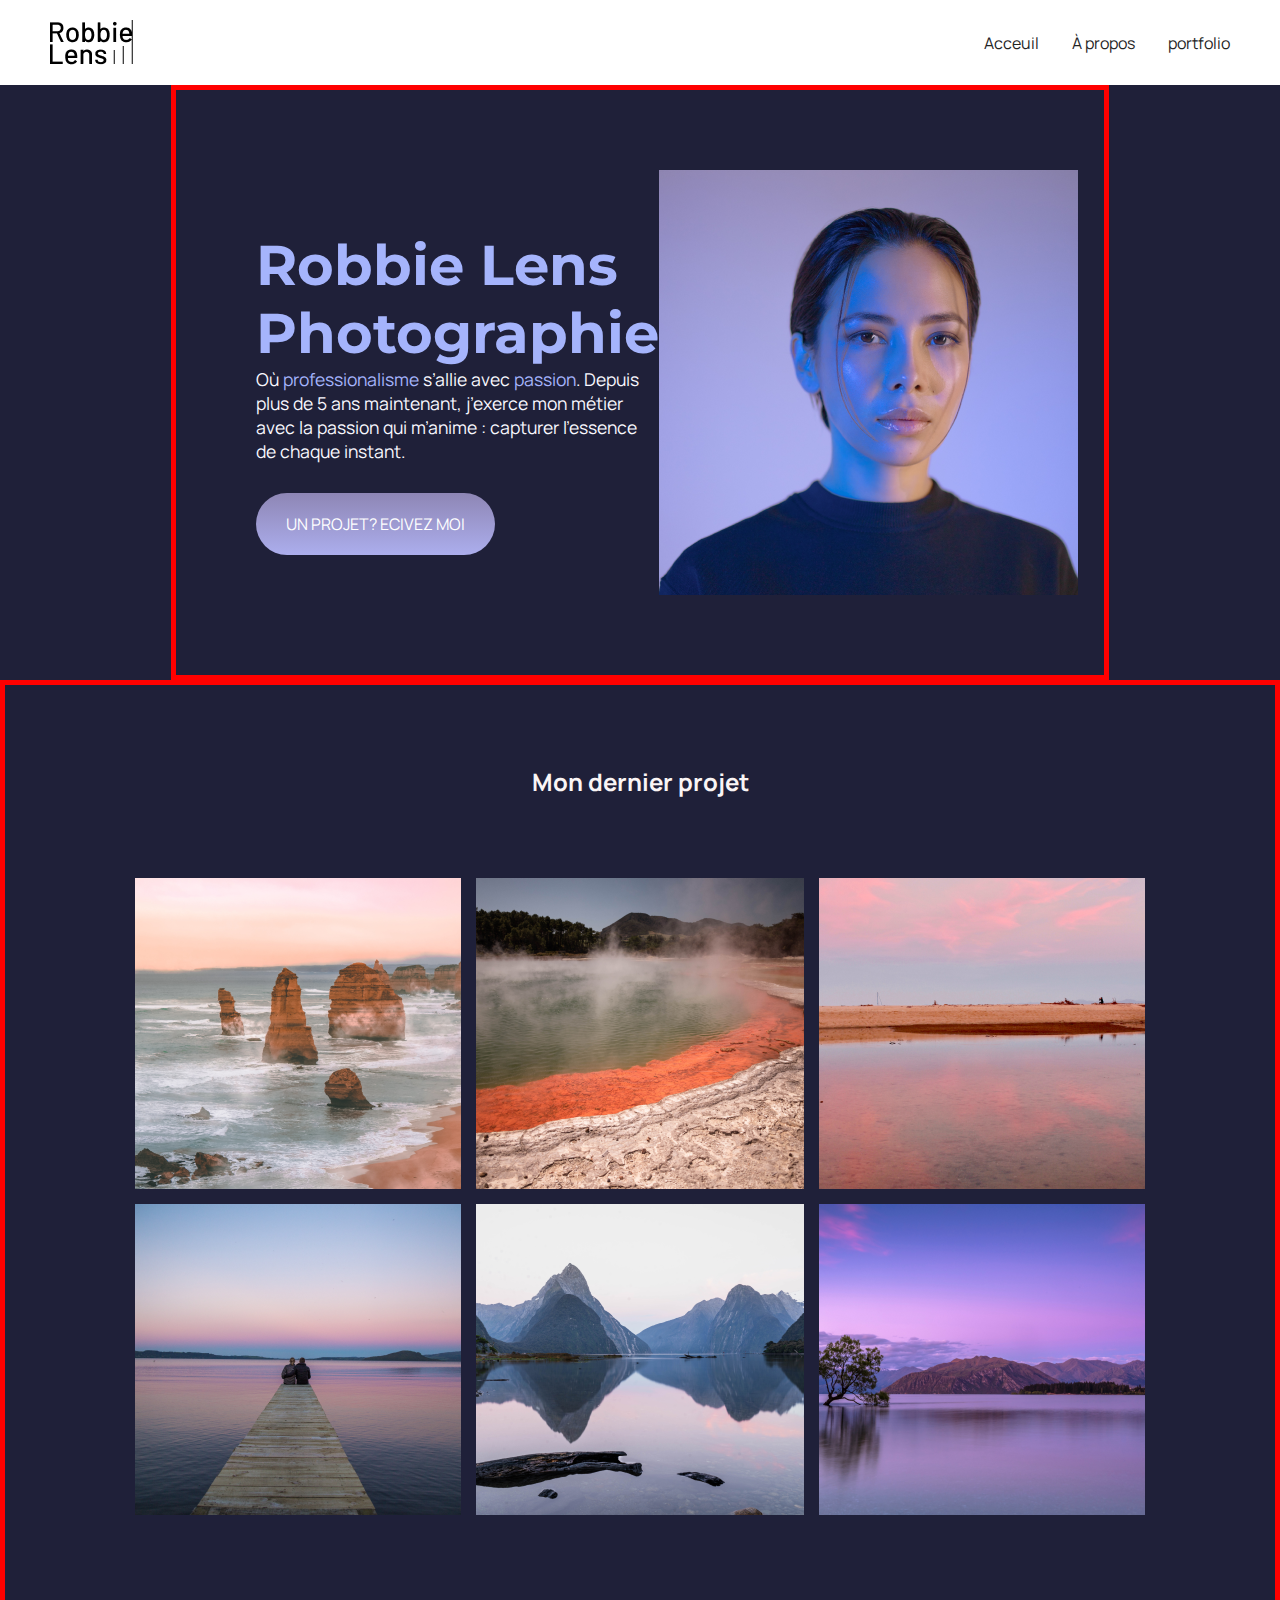
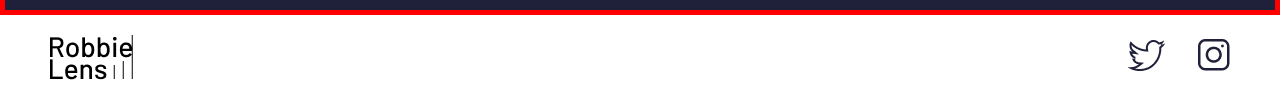
<file: index.html>
<!DOCTYPE html>
<html lang="en">
<head>
    <meta charset="UTF-8">
    <meta name="viewport" content="width=device-width, initial-scale=1.0">
    <title>Acceuil-Robbie Lens Photographie</title>
    <link href="style.css" rel="stylesheet"/>
    <link rel="preconnect" href="https://fonts.googleapis.com">
    <link rel="preconnect" href="https://fonts.gstatic.com" crossorigin>
    <link href="https://fonts.googleapis.com/css2?family=Manrope&family=Montserrat&display=swap" rel="stylesheet">
    <!--<link href="fonts/Manrope/Manrope-VariableFont_wght.ttf" rel="stylesheet"/>
        <link href="fonts/Montserrat/Montserrat-VariableFont_wght.ttf" rel="stylesheet"/>-->
</head>
<body>
      <header>
              <nav>
                   <img src="images/logo.png" alt="Robbie Lens logo" title=" Robbie"/>
                   <div>
                   <a href="a-propos.html">Acceuil</a>
                   <a href="index.html"> À propos</a>
                   <a href="Portfolio.html">portfolio</a>
                  </div>
              </nav>
      </header>
      <main>
              <section class="accueil-introduction">
                <div>
                <h1>Robbie Lens Photographie</h1>
                <p>Où <em>professionalisme</em> s’allie avec <em>passion</em>. Depuis plus de 5 ans maintenant, 
                   j’exerce mon métier avec la passion qui m’anime : capturer l’essence de chaque instant.</p>
                <div class="hello">
                <a href="" class="cta">UN PROJET? ECIVEZ MOI</a>
              </div>
                </div>
                <img src="images/robbie-lens.png" alt="Portrait avec effet de la photographe Robbie Lens" title="robbie-lens"/>
               
              </section>
              <section class="accueil-photos">
                <h2>  Mon dernier projet</h2>
                <div>
                    <img src="images/accueil/element-1.png" alt="Twelve apostles - Australie" />
                    <img src="images/accueil/element-2.png"alt="Wai-O-Tapu - Nouvelle-Zélande"/>
                    <img src="images/accueil/element-3.png" alt="Parc National d’Abel Tasman - Nouvelle-Zélande"/>
                </div>
                <div>
                     <img src="images/accueil/element-4.png"alt="Lac Rotorua - Nouvelle-Zélande"/>
                     <img src="images/accueil/element-5.png"alt="Milford Sound - Nouvelle-Zélande"/>
                     <img src="images/accueil/element-6.png" alt="Lac Wanaka - Nouvelle-Zélande"/>
                </div>
              </section>
      </main>
      <footer>
        <img src="images/logo.png" alt="Robbie Lens logo" title=" Robbie"/>
        <div>
        <a target="_blank" href="twitter.com" class="lien-icone"><img src="images/twitter.png" alt="robbie-lens-twitter" title="twitter"/></a>
        <a target="_blank" href="instagram.com" class="lien-icone"><img src="images/instagram.png" alt="robbie-lens-instagram" title="instagram"/></a>
      </div>
      </footer>
</body>
</html>
</file>
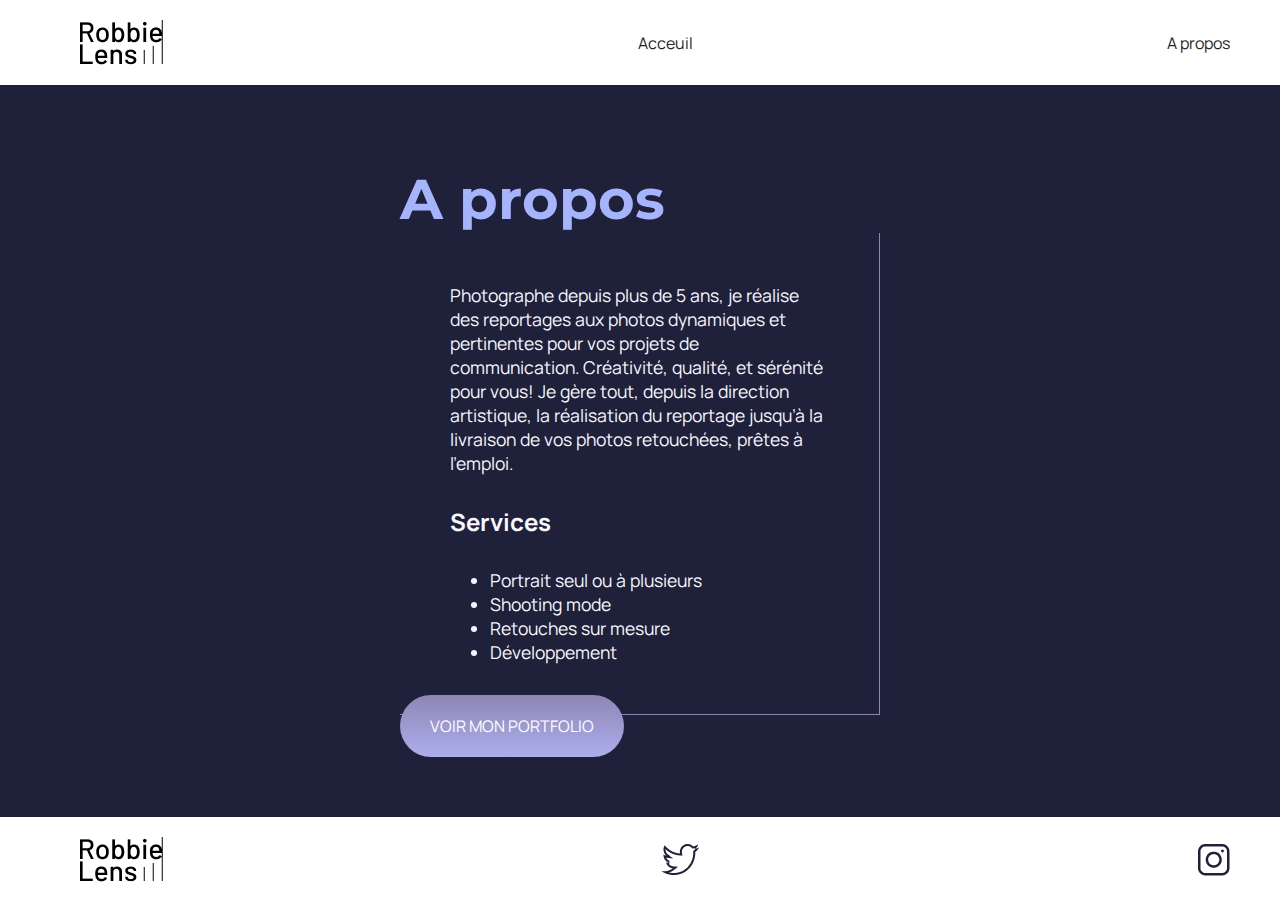
<file: a-propos.html>
<!DOCTYPE html>
<html lang="en">
<head>
    <meta charset="UTF-8">
    <meta name="viewport" content="width=device-width, initial-scale=1.0">
    <title>A propos-Robbie Lens</title>
    <link href="style.css" rel="stylesheet"/>
    <link rel="preconnect" href="https://fonts.googleapis.com">
    <link rel="preconnect" href="https://fonts.gstatic.com" crossorigin>
    <link href="https://fonts.googleapis.com/css2?family=Manrope&family=Montserrat&display=swap" rel="stylesheet">
    <!--<link href="fonts/Manrope/Manrope-VariableFont_wght.ttf" rel="stylesheet"/>
      <link href="fonts/Montserrat/Montserrat-Italic-VariableFont_wght.ttf" rel="stylesheet"/>-->
 
</head>
<body>
    <header>
        <nav>
            <img src="images/logo.png" alt="Le logo de Robbie Lens" title="Robbie Lens logo" class="lien-icone"/>
            <a href="a-propos.html">Acceuil</a>
            <a href="index.html">A propos</a>
           
        </nav>
    </header>
    <main class="a-propos-main">
        <section>
                 <h1>A propos</h1>
                 <div class="carre-contenu">
                 <p>Photographe depuis plus de 5 ans, 
                    je réalise des reportages aux photos dynamiques et pertinentes pour vos projets de communication.
                    Créativité, qualité, et sérénité pour vous! Je gère tout, depuis la direction artistique, 
                    la réalisation du reportage jusqu’à la livraison de vos photos retouchées, prêtes à l’emploi.
                </p>
                <h2>Services</h2>
                    <ul>
                        <li>Portrait seul ou à plusieurs</li>
                        <li>Shooting mode</li>
                        <li>Retouches sur mesure</li>
                        <li>Développement</li>
                    </ul>
                  </div>
                  <div >
                        <a href="" class="cta">VOIR MON PORTFOLIO</a>
                  </div>
                 
        </section>
    </main>
    <footer>
            <a href=""><img src="images/logo.png" alt="Le logo de Robbie Lens" title="Robbie Lens logo"class="lien-icone"/></a>
            <a href="" target="twitter.com"><img src="images/twitter.png" alt="Le Twitter de Robbie Lens" title="Robbie Lens Twitter"class="lien-icone"/></a>
            <a href="" target="instagram.com"><img src="images/instagram.png" alt="Instatgram de Robbie Lens" title="Robbie Lens Instatgram"class="lien-icone"/></a>
    </footer>
</body>
</html>
</file>
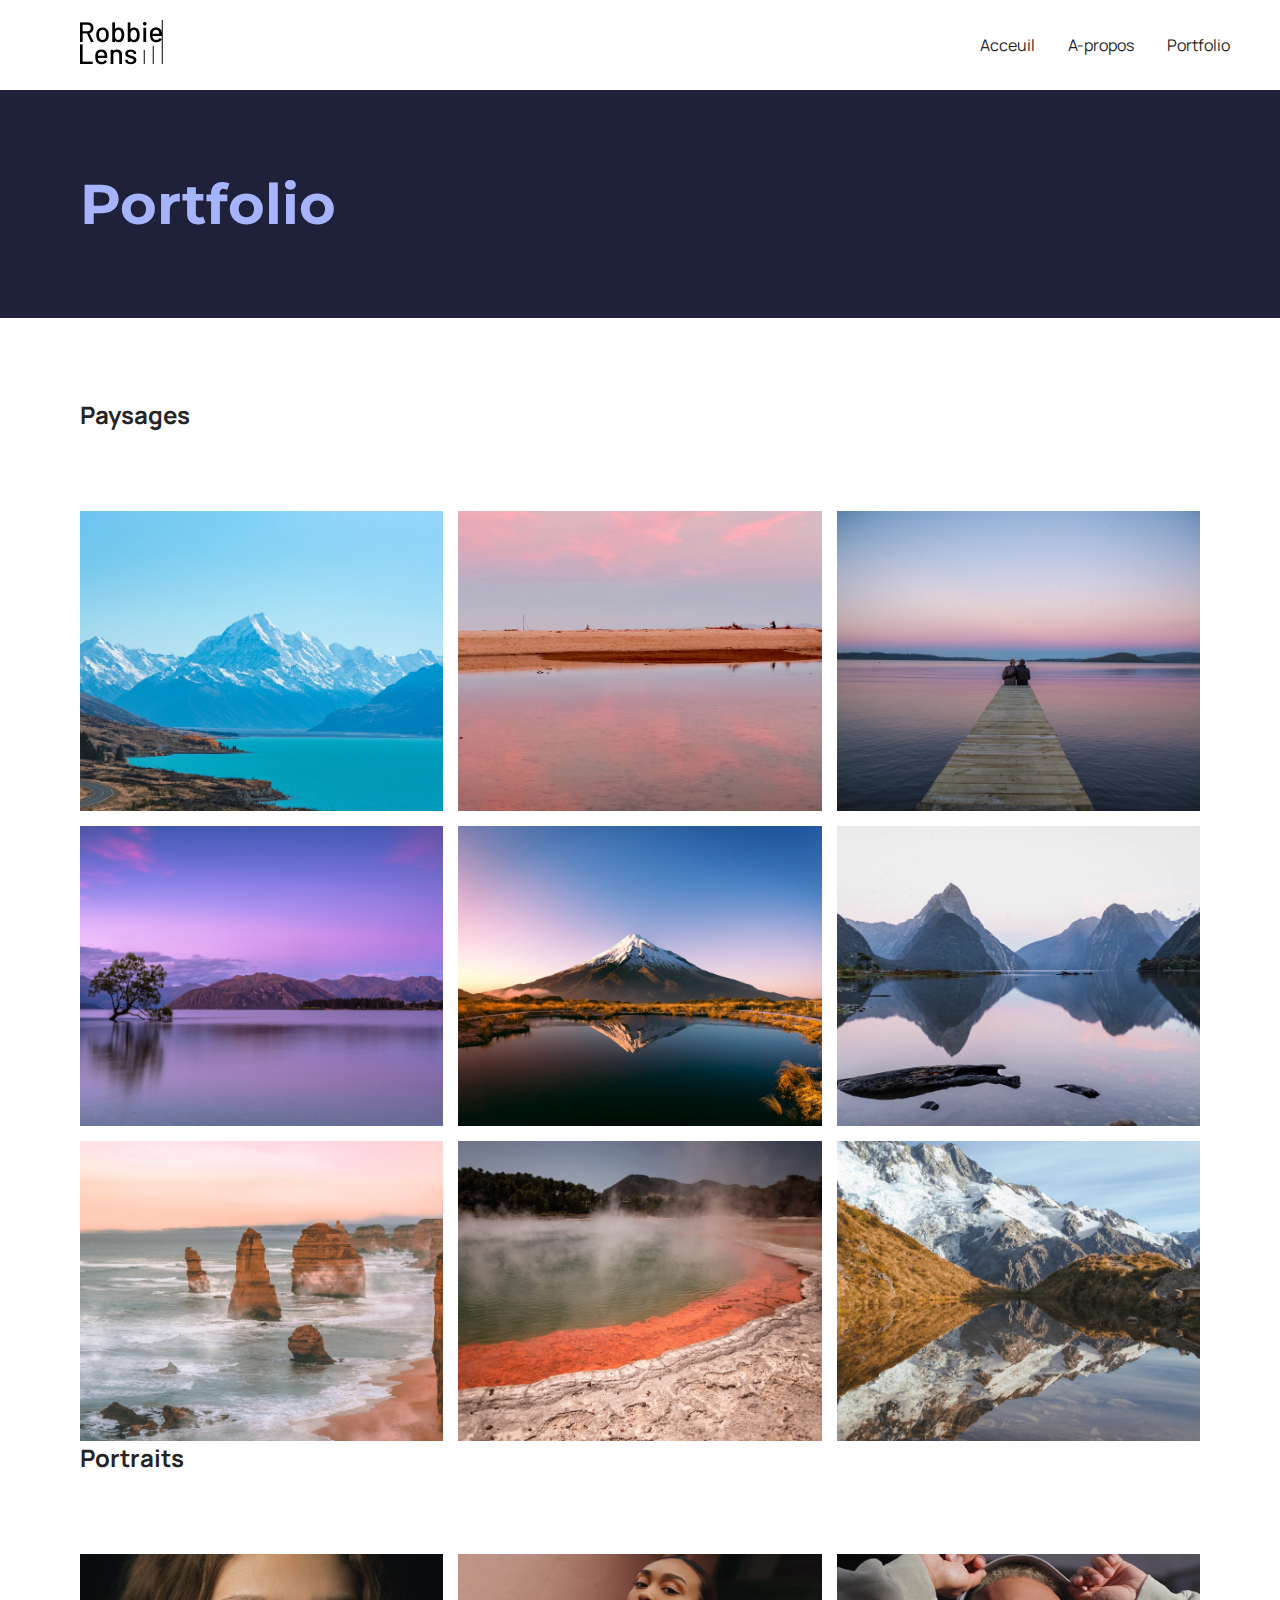
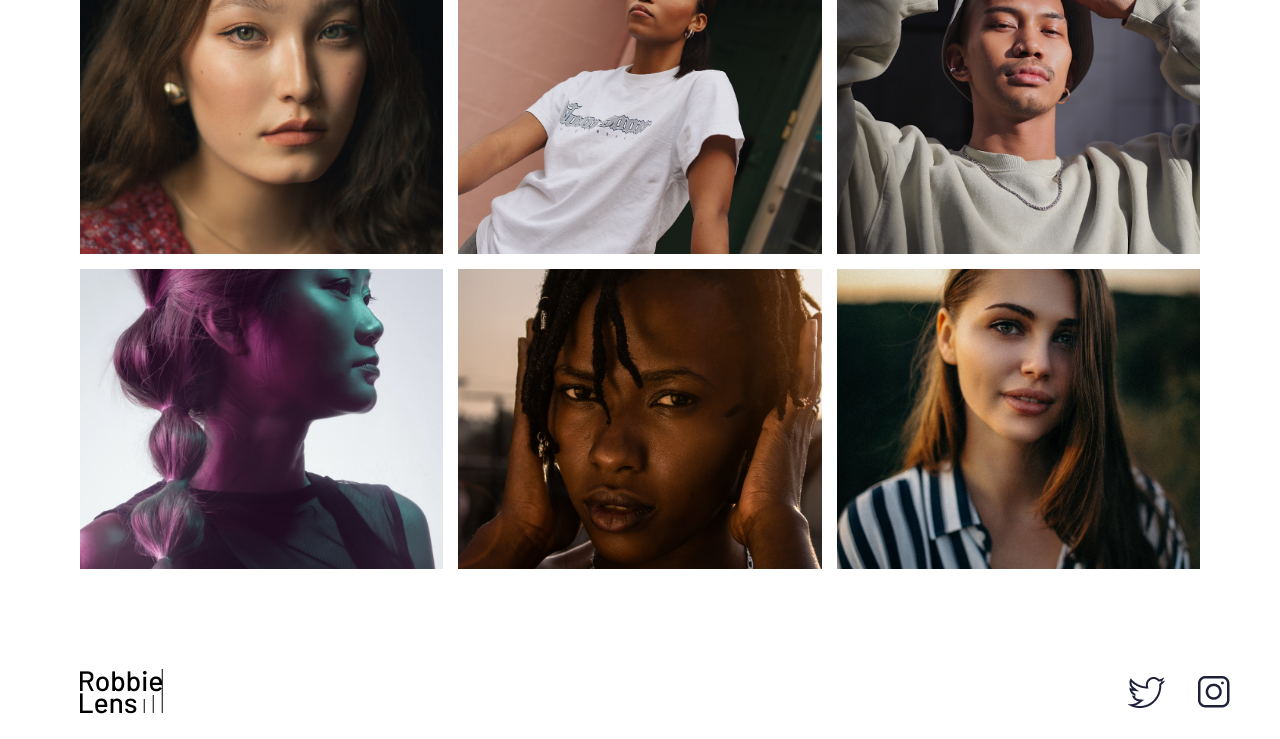
<file: portfolio.html>
<!DOCTYPE html>
<html lang="en">
<head>
    <meta charset="UTF-8">
    <meta name="viewport" content="width=device-width, initial-scale=1.0">
    <title>Portfolio Robbie Lens</title>
    <link rel="stylesheet" href="style.css">
    <link rel="preconnect" href="https://fonts.googleapis.com">
    <link rel="preconnect" href="https://fonts.gstatic.com" crossorigin>
    <link href="https://fonts.googleapis.com/css2?family=Manrope&family=Montserrat&display=swap" rel="stylesheet">
</head>
<body>
      <header>
        <nav>
             <div>
               <a href="index.html" class="lien-icone"> <img src="images/logo.png" alt="Logo de Robbie"></a>
             </div>
             <div>
                <a href="index.html" target="_blank" class="lien-icone">Acceuil</a>
                <a href="a-propos.html" target="_blank" class="lien-icone">A-propos</a>
                <a href="portfolio.html" target="_blank" class="lien-icone">Portfolio</a>
             </div>
        </nav>
      </header>
      <main>
        <section>
                  <h1>Portfolio</h1>
        </section>
        <section class="portfolio-section-photos">
                 <h2>Paysages</h2>
                     <!--ici toutes les photos de paysage-->
                     <div class="paysages">
                        <div class="box"><img src="images/portfolio/paysage1.jpg" alt="paysages"></div>
                        <div class="box"><img src="images/portfolio/paysage2.jpg" alt="paysages"></div>
                        <div class="box"><img src="images/portfolio/paysage3.jpg" alt="paysages"></div>
                        <div class="box"><img src="images/portfolio/paysage4.jpg" alt="paysages"></div>
                        <div class="box"><img src="images/portfolio/paysage5.jpg" alt="paysages"></div>
                        <div class="box"><img src="images/portfolio/paysage6.jpg" alt="paysages"></div>
                        <div class="box"><img src="images/portfolio/paysage7.jpg" alt="paysages"></div>
                        <div class="box"><img src="images/portfolio/paysage8.jpg" alt="paysages"></div>
                        <div class="box"><img src="images/portfolio/paysage9.jpg" alt="Paysages"></div> 
                     </div>
                 <h2>Portraits</h2>
                    <!--ici toutes les photos portraits-->
                    <div class="portraits">
                        <div class="box"><img src="images/portfolio/portrait1.jpg" alt="photos"></div>
                        <div class="box"><img src="images/portfolio/portrait2.jpg" alt="photos"></div>
                        <div class="box"><img src="images/portfolio/portrait3.jpg" alt="photos"></div>
                        <div class="box"><img src="images/portfolio/portrait4.jpg" alt="photos"></div>
                        <div class="box"><img src="images/portfolio/portrait5.jpg" alt="photos"></div>
                        <div class="box"><img src="images/portfolio/portrait6.jpg" alt="photos"></div>
                      
                    </div>
        </section>
      </main>
      <footer>
             <div>
                <a href="index.html" class="lien-icone"> <img src="images/logo.png" alt="Logo de Robbie"></a>
             </div>
             <div>
                <a href="twitter.com" target="_blank" class="lien-icone"><img src="images/twitter.png" alt="Twitter"></a>
                <a href="instagram.com" target="_blank" class="lien-icone"><img src="images/instagram.png" alt="Instagram"></a>
             </div>
      </footer>

</body>
</html>
</file>
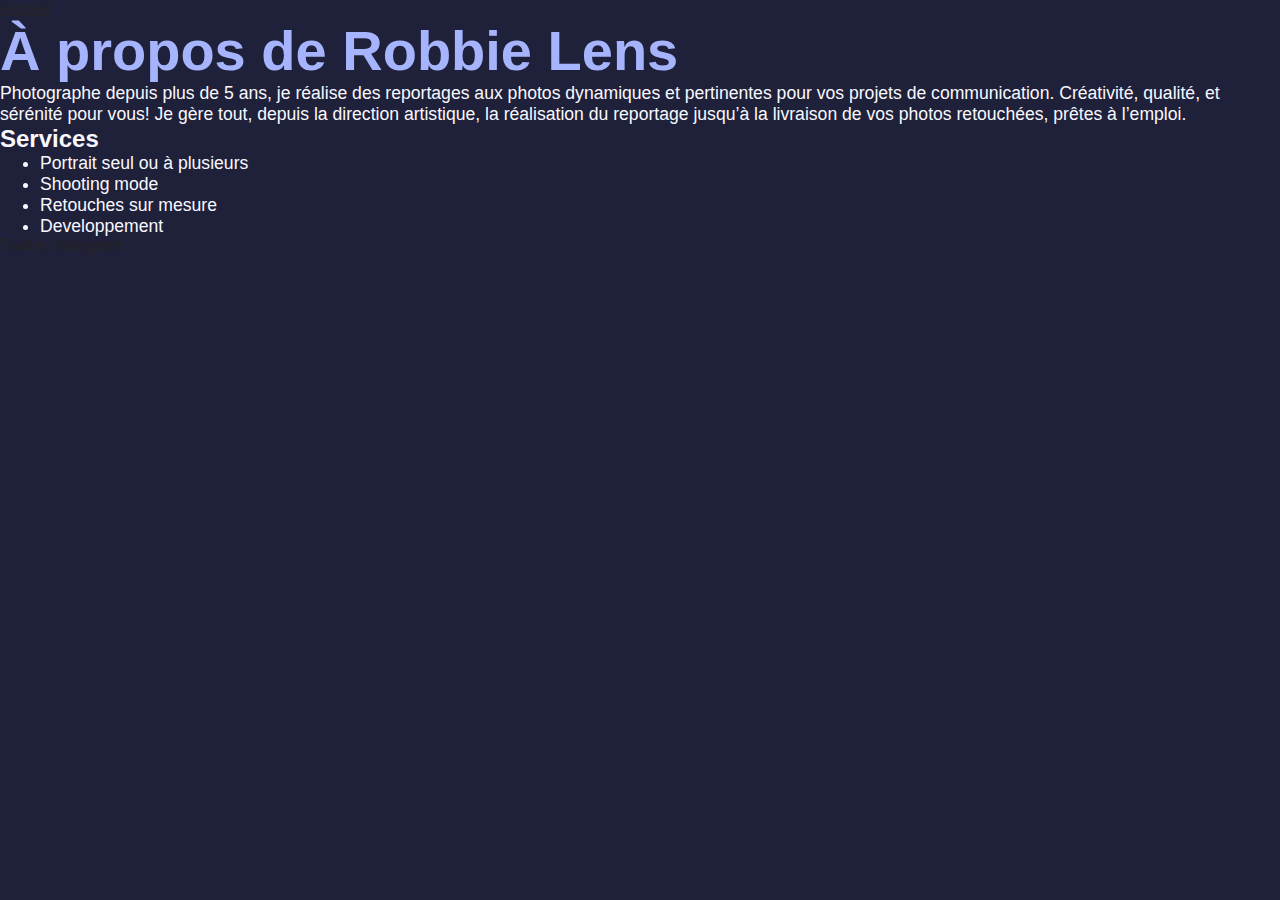
<file: dossier-demo/a-propos.html>
<!DOCTYPE html>
<html lang="fr">
    <head>
        <meta charset="UTF-8">
        <title>À propos - Robbie Lens Photographie</title>
        <link href="../style.css" rel="stylesheet">
    </head>
    <body>
        <a href="../index.html" rel="stylesheet">Accueil</a>
        <h1>À propos de Robbie Lens</h1>
        <p>
        Photographe depuis plus de 5 ans, je réalise des reportages aux photos dynamiques et pertinentes pour vos
        projets de communication. Créativité, qualité, et sérénité pour vous! Je gère tout, depuis la direction
        artistique, la réalisation du reportage jusqu’à la livraison de vos photos retouchées, prêtes à l’emploi.
        </p>
        <h2>Services</h2>
           <ul>
              <li>Portrait seul ou à plusieurs</li>
              <li>Shooting mode</li>
              <li>Retouches sur mesure</li>
              <li>Developpement</li>
            </ul>
            <a target="_blank" href="https://x.com/" rel="stylesheet">Twitter</a>
            <a target="_blank" href="https://www.instagram.com/" rel="stylesheet">Instagram</a>
   
  
    </body>
</html>
</file>
<file: style.css>
/*hello mohamed just for testing the git fetch command*/
/*@font-face {
    font-family: 'Manrope';
    src: url(fonts/Manrope/Manrope-VariableFont_wght.ttf);
}
@font-face {
    font-family: 'Montserrat';
    src: url(fonts/Montserrat/Montserrat-VariableFont_wght.ttf);
}*/
* {
  margin: 0;
}

body {
  font-family: 'Manrope', sans-serif;
  font-size: 1em;
  background-color: #1f2039;
}

a {
  color: #242424;
  text-decoration: none;
}

em {
  color: #a5b4fc;
  font-style: normal;
}

h1 {
  font-size: 3.5em;
  color: #a5b4fc;
  font-family: 'Montserrat', sans-serif;
}

h2 {
  color: #f9f8ff;
}

p,
li {
  font-size: 1.1em;
  color: #f9f8ff;
}

header,
footer {
  background-color: white;
  padding: 20px 50px;
}

.cta {
  background: linear-gradient(#8e86b5, #acaeed);
  color: white;
  border-radius: 50px;
  padding: 20px 30px;
  
}

a:hover {
  text-decoration: underline;
}

.cta:hover {
  background: linear-gradient(#696484, #8788ba);
  text-decoration: none;
}
.lien-icone{
    margin-left: 30px;
}

.lien-icone:hover {
  opacity: 0.5;
}

.carre-contenu {
  border-right: 1px solid #8e86b5;
  border-bottom: 1px solid #8e86b5;
  padding: 50px;
}

.carre-contenu h2 {
  margin-top: 30px;
}

.carre-contenu ul {
  margin-top: 30px;
}

section {
  padding: 80px;
}
/*main{border: 5px solid red;}*/
.a-propos-main {
  width: 50%;
  margin: auto;
  
}
/* on utilise flex pour mettre a gauche et en haut le logo et a droite les liens*/
footer, nav{
    display: flex;
    flex-direction: row;
   justify-content: space-between;
    align-items: center;

}
nav a{
   margin-left:30px ;
}
.accueil-introduction{
    display: flex;
    
    flex-direction: row;
    align-items: center;
    width: 60%;
  margin: auto;
  border: 5px solid red;
}
.hello{
    margin-top: 50px;
}
.accueil-photos{border: 5px solid red;}

.accueil-photos h2{
    margin-bottom: 80px;
    color: #faf5f5;
  text-align: center;
}
.accueil-photos div {
  display: flex;
   flex-direction: row;
   gap: 15px;
  justify-content: center;
    margin-bottom: 15px;
  }
  .portfolio-section-photos {
    background-color: white;
  }
  .portfolio-section-photos h2 {
    color: #242424;
    margin-bottom: 80px;
  }
  .box img { width: 100%;
        height: 100%;
        object-fit: cover;
        
  }
  .paysages{
    display: grid;
    grid-template-columns: 1fr 1fr 1fr;
    grid-template-rows: 300px 300px 300px;
    gap: 15px;
  }
  .portraits{
    display: grid;
    grid-template-columns: 1fr 1fr 1fr;
    grid-template-rows: 300px 300px ;
    gap: 15px;
  }
</file>
